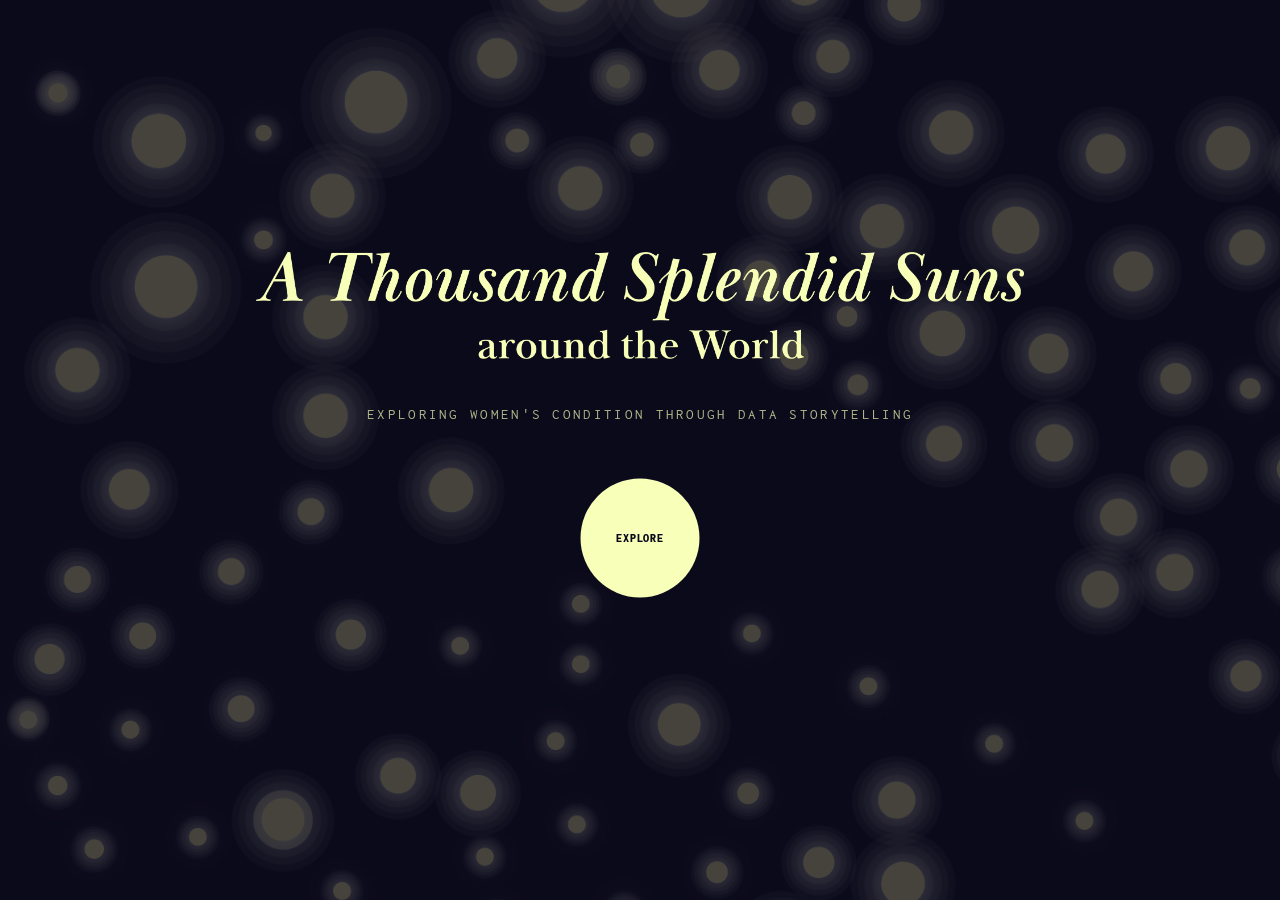
<file: index.html>
<!DOCTYPE html>
<html lang="en">
<head>
  <meta charset="UTF-8">
  <meta name="viewport" content="width=device-width, initial-scale=1.0">
  <title>A Thousand Splendid Suns</title>
  <link rel="stylesheet" href="index.css">
  <link href="https://fonts.googleapis.com/css2?family=Inconsolata:wght@400;700;900&display=swap" rel="stylesheet">
</head>
<body class="home">

  <div class="background-container"></div>
  <div class="body-overlay"></div>

  <div class="main-content">
    <div class="home-container">
      <img src="logo/logoindex.png" alt="Logo" class="logo">
      
      <div class="subtitle-container">
        <div class="subtitle">Exploring women's condition through data storytelling</div>
      </div>
      
      <div class="btn-wrapper">
        <button class="btn" onclick="redirectToVisualisation()"><span>EXPLORE</span></button>
      </div>
    </div>
  </div>

  <script>
    function redirectToVisualisation() {
      document.body.classList.add('transitioning');
      setTimeout(() => {
        window.location.href = 'visualisation/visualisation.html';
      }, 2000);
    }
  </script>

</body>
</html>
</file>
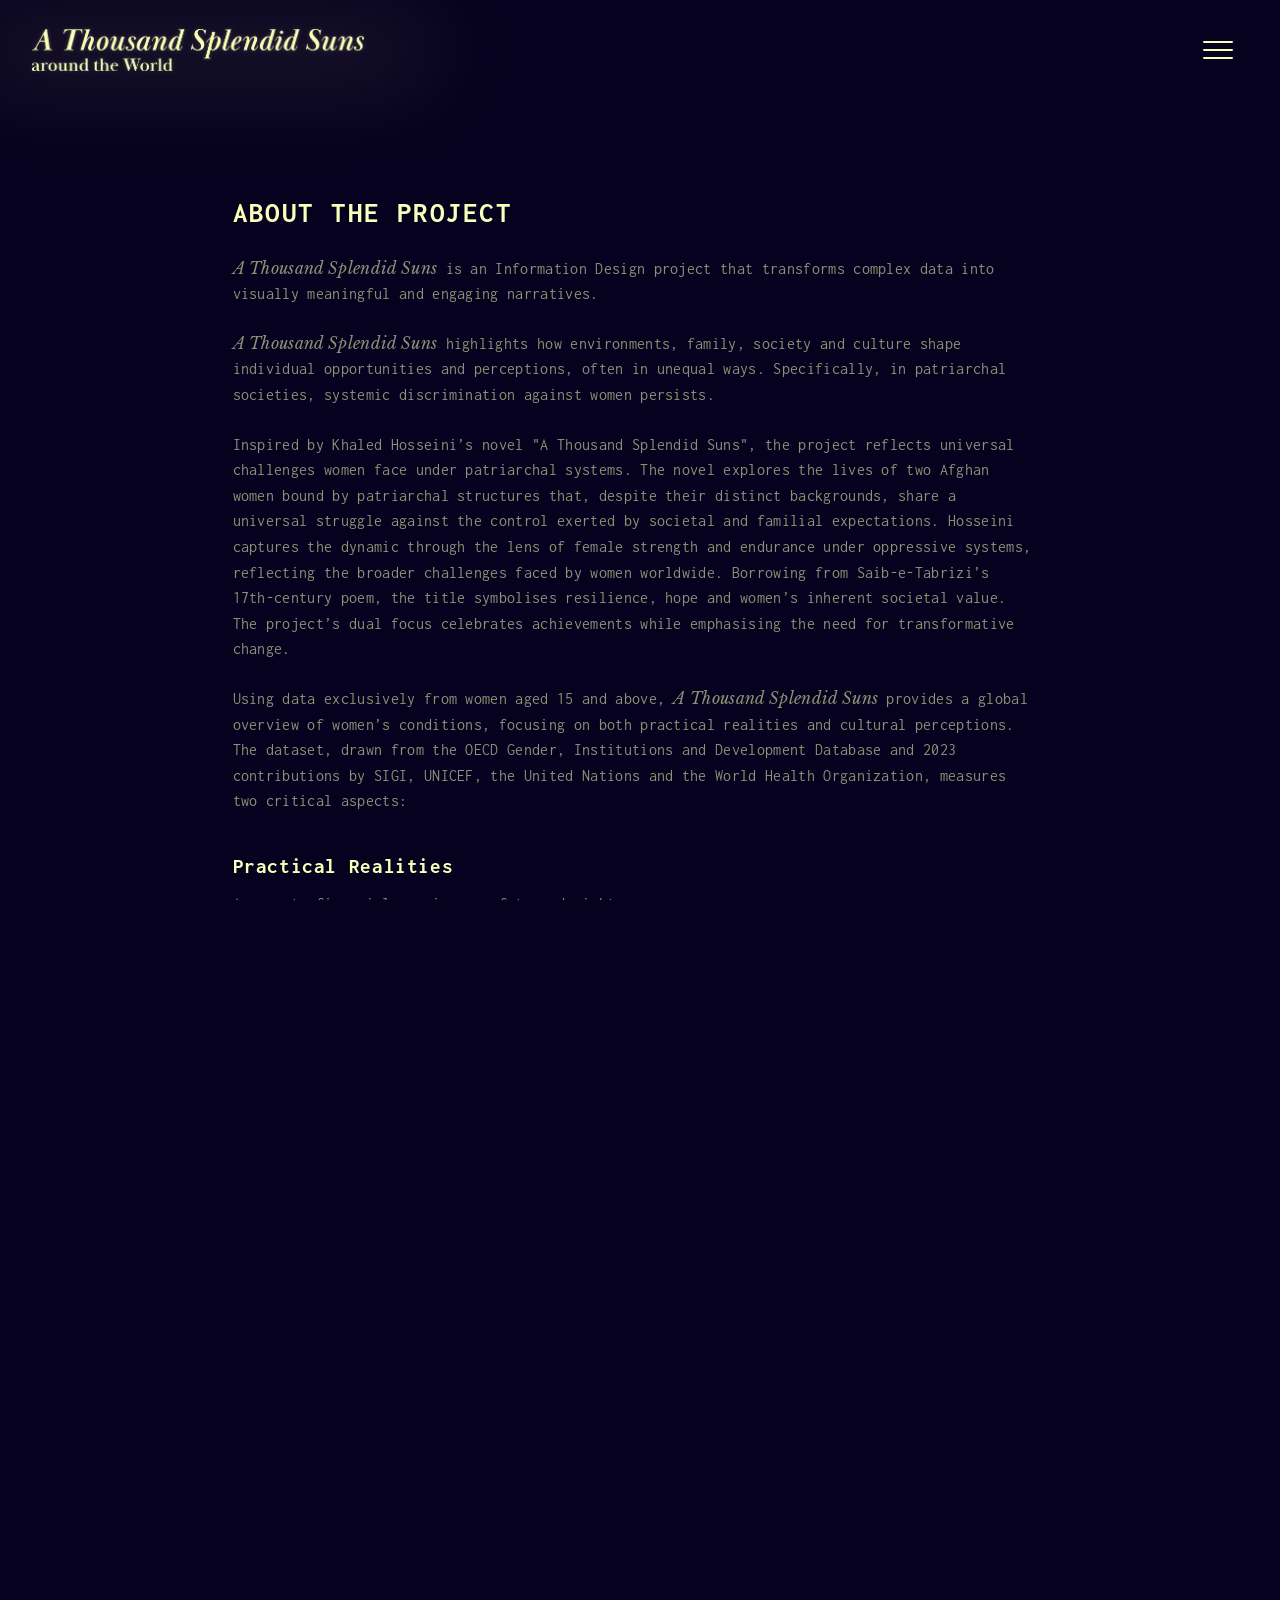
<file: visualisation/about.html>
<!DOCTYPE html>
<html lang="en">
<head>
  <meta charset="UTF-8">
  <meta name="viewport" content="width=device-width, initial-scale=1.0">
  <title>About - A Thousand Splendid Suns</title>
  
  <link rel="stylesheet" href="../generalstyle.css">
  
  <style>
    /* 1. IMPORTAZIONE FONT */
    @import url('https://fonts.googleapis.com/css2?family=Inconsolata:wght@400;700&display=swap');

    @font-face {
      font-family: 'LibreBaskerville Italic';
      src: url('../fonts/LibreBaskervilleItalic.ttf') format('truetype');
    }

    /* 2. LAYOUT GENERALE */
    html, body {
      height: 100%; 
      margin: 0;
      display: flex;
      flex-direction: column;
      overflow-x: hidden;
      font-family: 'Inconsolata', monospace;
      background-color: #06011E; /* Assicuriamo il fondo scuro */
    }

    .text-container {
      display: flex;
      flex-direction: column;
      align-items: center; 
      justify-content: center; 
      flex-grow: 1;
      width: 100%;
      padding: 100px 20px; 
      box-sizing: border-box;
      /* Transizione per l'oscuramento */
      transition: opacity 0.4s ease;
    }

    .text {
      width: 100%;
      max-width: 50em; 
      color: #f8ffb890;
      font-size: 1rem;      
      line-height: 1.6em;   
      letter-spacing: 0.02em; 
    }

    /* 3. TITOLI E SOTTOTITOLI */
    .title {
      font-family: 'Inconsolata', monospace;
      font-size: 1.8rem; 
      margin-bottom: 30px; 
      color: #F8FFB8; 
      font-weight: 700;
      text-transform: uppercase;
      letter-spacing: 0.05em;
    }

    .subtitle {
      font-family: 'Inconsolata', monospace;
      font-size: 1.3rem;
      margin-top: 40px; 
      margin-bottom: 12px;
      color: #F8FFB8; 
      font-weight: 700;
      letter-spacing: 0.03em;
    }

    /* 4. CORPO DEL TESTO */
    .libre-baskerville-italic {
      font-family: 'LibreBaskerville Italic', serif;
      font-size: 1rem; 
    }

    .section {
      margin-bottom: 80px; 
    }

    .section:last-child {
      margin-bottom: 0;
    }

    .text p {
      margin-bottom: 1.5em; 
    }

    .footer {
      flex-shrink: 0;
      transition: opacity 0.4s ease;
    }

    /* 5. MOBILE OPTIMIZATION */
    @media screen and (max-width: 768px) {
      .text-container { 
        padding: 60px 25px; 
        justify-content: flex-start; 
      }
      .text {
        font-size: 0.95rem;
      }
      .title {
        font-size: 1.5rem;
      }
      .subtitle {
        font-size: 1.2rem;
      }
    }
  </style>
</head>
<body class="project-page">

  <header class="header">
    <div class="logo-wrapper" id="logo-to-dim">
      <img src="../logo/logoheader.png" alt="Logo" class="logo">
    </div>

    <button class="hamburger" id="hamburger-btn" aria-label="Menu">
      <span></span>
      <span></span>
      <span></span>
    </button>

    <nav class="hamburger-menu" id="hamburger-menu">
      <a href="visualisation.html">Visualisation</a>
      <a href="dataset.html">Dataset</a>
      <a href="parameters.html">Parameters</a>
      <a href="credits.html">Credits</a>
    </nav>
  </header>
  
  <main class="text-container" id="main-content">
    <div class="text">
      
      <div class="section">
        <h2 class="title">About the project</h2>
        <p><span class="libre-baskerville-italic">A Thousand Splendid Suns</span> is an Information Design project that transforms complex data into visually meaningful and engaging narratives.</p>
        <p><span class="libre-baskerville-italic">A Thousand Splendid Suns</span> highlights how environments, family, society and culture shape individual opportunities and perceptions, often in unequal ways. Specifically, in patriarchal societies, systemic discrimination against women persists.</p>
        <p>Inspired by Khaled Hosseini’s novel "A Thousand Splendid Suns", the project reflects universal challenges women face under patriarchal systems. The novel explores the lives of two Afghan women bound by patriarchal structures that, despite their distinct backgrounds, share a universal struggle against the control exerted by societal and familial expectations. Hosseini captures the dynamic through the lens of female strength and endurance under oppressive systems, reflecting the broader challenges faced by women worldwide. Borrowing from Saib-e-Tabrizi’s 17th-century poem, the title symbolises resilience, hope and women’s inherent societal value. The project’s dual focus celebrates achievements while emphasising the need for transformative change.</p>
        <p>Using data exclusively from women aged 15 and above, <span class="libre-baskerville-italic">A Thousand Splendid Suns</span> provides a global overview of women’s conditions, focusing on both practical realities and cultural perceptions. The dataset, drawn from the OECD Gender, Institutions and Development Database and 2023 contributions by SIGI, UNICEF, the United Nations and the World Health Organization, measures two critical aspects:</p>
        
        <h3 class="subtitle">Practical Realities</h3>
        <p>Access to financial services, safety and rights.</p>
        
        <h3 class="subtitle">Cultural Perceptions</h3>
        <p>Attitudes toward gender-based violence, equality and women’s societal valuation.</p>
      </div>

      <div class="section">
        <h2 class="title">About the visualisation</h2>
        <p>Inspired by Khaled Hosseini’s novel, <span class="libre-baskerville-italic">A Thousand Splendid Suns</span> uses a geographic representation to bring the dataset to life. Each country is represented as a sun, with its brightness symbolising progress in economic participation, safety and representation. Luminous suns highlight areas where women experience better conditions, while darker ones reveal significant barriers. This metaphor transforms abstract data into an intuitive depiction of global disparities and progress. The project employs a two-layer visualisation system to effectively represent the data: </p>
        
        <h3 class="subtitle">Global visualisation</h3>
        <p>The global view displays each country as a dot, geographically arranged. The brightness of each dot reflects the average performance across all parameters measured. Countries with incomplete data appear dimmer, regardless of their actual conditions, revealing data gaps while still illustrating the state of women’s rights. Clicking on a dot transitions to the second visualisation layer, offering a more detailed visualisation for the selected country.</p>
        
        <h3 class="subtitle">Individual visualisation</h3>
        <p>At the country level, each sun becomes a detailed glyph with 14 rays, each corresponding to one parameter and grouped into four quadrants, each representing a thematic area of the dataset. The length and colour of each ray represent the percentage score for the parameter. Fully extinguished rays indicate a lack of data for that parameter. Hovering over a ray displays the parameter name, while clicking directs users to a page with a detailed explanation of the parameter.</p>
        
        <p>This dual-layer approach allows users to explore both a broad global overview and a detailed analysis of individual countries. Together, the visualisations foster a deeper understanding of women’s conditions worldwide, shining a light on both inequalities and progress.</p>
        <p>Through this initiative, we aim to turn raw data into a realistic narrative that fosters reflection and inspires efforts to improve women’s conditions. By translating data into visualisation, the project makes abstract inequalities tangible and to turn raw data into a realistic and compelling narrative, offering a clear understanding of the challenges women face worldwide and inspiring efforts to improve female conditions.</p>
      </div>
    </div>
  </main>

  <footer class="footer">
    <em>A Thousand Splendid Suns</em> // Laboratorio di Computer Grafica per l'Information Design // Scuola del Design // Politecnico di Milano // a.a. 2024/2025
  </footer>

  <script>
    document.addEventListener("DOMContentLoaded", function() {
        const btn = document.getElementById("hamburger-btn");
        const menu = document.getElementById("hamburger-menu");
        const logo = document.getElementById("logo-to-dim");
        const main = document.getElementById("main-content");
        const footer = document.querySelector(".footer");

        // Creazione backdrop
        let backdrop = document.getElementById("menu-backdrop");
        if (!backdrop) {
            backdrop = document.createElement("div");
            backdrop.id = "menu-backdrop";
            document.body.appendChild(backdrop);
        }

        function toggleMenu(forceClose = false) {
            const isOpening = forceClose ? false : !menu.classList.contains("active");

            if (isOpening) {
                menu.classList.add("active");
                backdrop.classList.add("active");
                if (logo) logo.classList.add("content-dimmed");
                if (main) main.classList.add("content-dimmed");
                if (footer) footer.classList.add("content-dimmed");
            } else {
                menu.classList.remove("active");
                backdrop.classList.remove("active");
                if (logo) logo.classList.remove("content-dimmed");
                if (main) main.classList.remove("content-dimmed");
                if (footer) footer.classList.remove("content-dimmed");
            }
        }

        btn.onclick = (e) => {
            e.stopPropagation();
            toggleMenu();
        };

        backdrop.onclick = () => toggleMenu(true);

        document.onclick = (e) => {
            if (menu.classList.contains("active") && !menu.contains(e.target) && !btn.contains(e.target)) {
                toggleMenu(true);
            }
        };

        document.onkeydown = (e) => {
            if (e.key === "Escape") toggleMenu(true);
        };
    });
  </script>
</body>
</html>
</file>
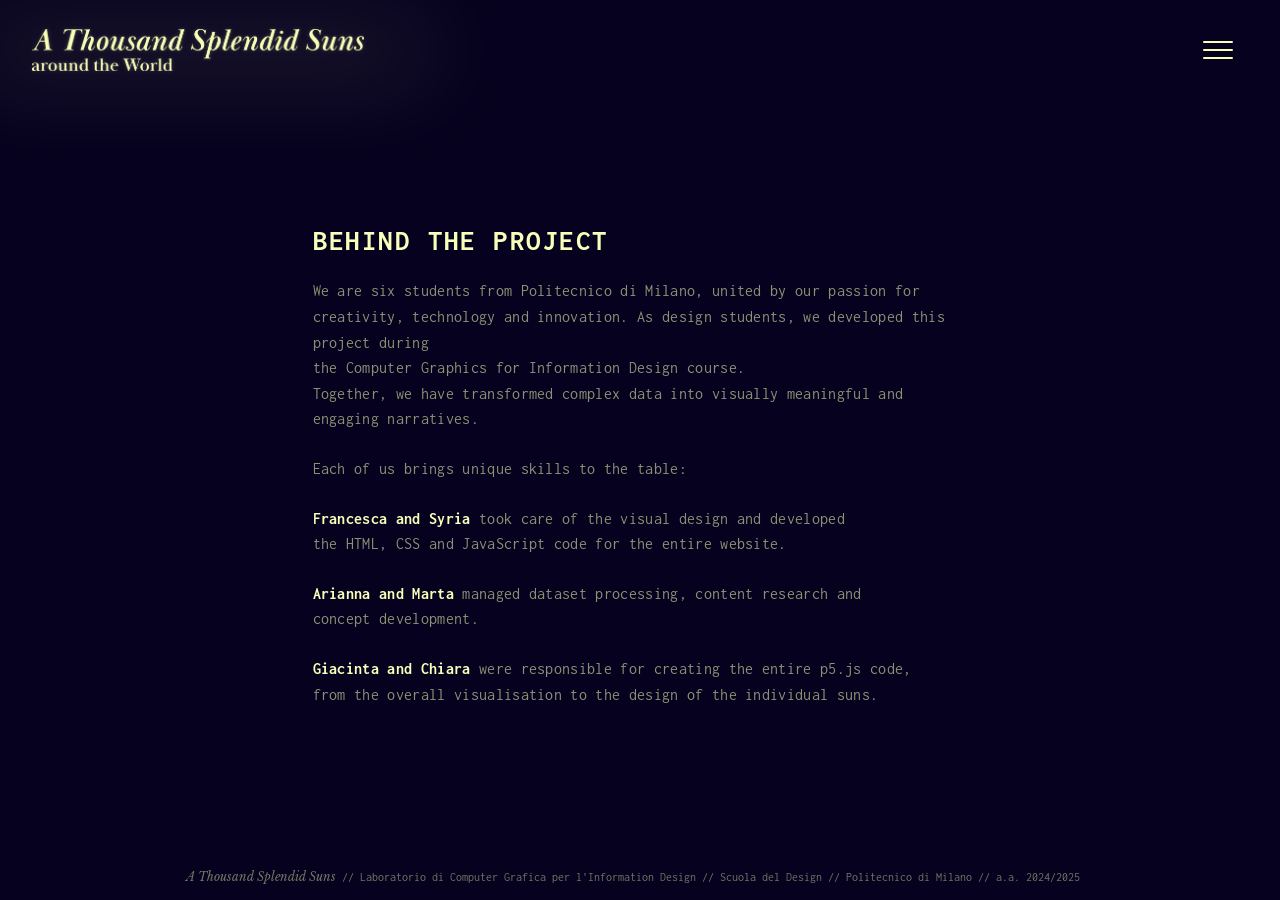
<file: visualisation/credits.html>
<!DOCTYPE html>
<html lang="en">
<head>
  <meta charset="UTF-8">
  <meta name="viewport" content="width=device-width, initial-scale=1.0">
  <title>Credits - A Thousand Splendid Suns</title>
  
  <link rel="stylesheet" href="../generalstyle.css">
  
  <style>
    /* 1. IMPORTAZIONE FONT */
    @import url('https://fonts.googleapis.com/css2?family=Inconsolata:wght@400;700&display=swap');

    @font-face {
      font-family: 'LibreBaskerville Italic';
      src: url('../fonts/LibreBaskervilleItalic.ttf') format('truetype');
    }

    /* 2. LAYOUT GENERALE */
    html, body {
      height: 100%;
      margin: 0;
      display: flex;
      flex-direction: column;
      overflow-x: hidden;
      font-family: 'Inconsolata', monospace;
      background-color: #06011E; 
    }

    .text-container {
      display: flex;
      flex-direction: column;
      align-items: center; 
      justify-content: center;
      flex-grow: 1;
      width: 100%;
      padding: 60px 20px; 
      box-sizing: border-box;
      /* Transizione per l'oscuramento */
      transition: opacity 0.4s ease;
    }

    .text {
      width: 100%;
      max-width: 40em; 
      color: #f8ffb890;
      font-size: 1rem; 
      line-height: 1.6em;
      letter-spacing: 0.02em; 
    }

    /* 3. TITOLI */
    .title {
      font-family: 'Inconsolata', monospace;
      font-size: 1.8rem; 
      margin-bottom: 25px; 
      color: #F8FFB8; 
      font-weight: 700;
      text-transform: uppercase;
      letter-spacing: 0.05em;
    }

    /* 4. CORPO DEL TESTO E GESTIONE RIGHE */
    .text p {
      margin-bottom: 1.5em; 
    }

    .desktop-break {
      display: block;
    }

    strong {
      color: #F8FFB8;
      font-weight: 700;
    }

    .footer {
      flex-shrink: 0;
      transition: opacity 0.4s ease;
    }

    /* 5. MOBILE */
    @media screen and (max-width: 768px) {
      .desktop-break {
        display: inline;
      }
      .text { 
        width: 95%; 
        font-size: 0.95rem;
      }
      .text-container { 
        padding: 40px 20px; 
        justify-content: center; 
      }
      .title {
        font-size: 1.5rem;
      }
    }
  </style>
</head>
<body class="project-page">

  <header class="header">
    <div class="logo-wrapper" id="logo-to-dim">
      <img src="../logo/logoheader.png" alt="Logo" class="logo">
    </div>

    <button class="hamburger" id="hamburger-btn" aria-label="Menu">
      <span></span>
      <span></span>
      <span></span>
    </button>

    <nav class="hamburger-menu" id="hamburger-menu">
      <a href="visualisation.html">Visualisation</a>
      <a href="dataset.html">Dataset</a>
      <a href="parameters.html">Parameters</a>
      <a href="about.html">About</a>
    </nav>
  </header>
  
  <main class="text-container" id="main-content">
    <div class="text">
      <div class="section">
        <h2 class="title">Behind the project</h2>
        
        <p>We are six students from Politecnico di Milano, united by our passion for creativity, technology and innovation.
           As design students, we developed this project during <span class="desktop-break">the Computer Graphics for Information Design course.</span> Together, we have transformed complex data into visually meaningful and engaging&nbsp;narratives.</p>
        
        <p>Each of us brings unique skills to the table:</p>
        
        <p><strong>Francesca and Syria</strong> took care of the visual design and developed <span class="desktop-break"></span> the HTML, CSS and JavaScript code for the entire website.</span></p>
        
        <p><strong>Arianna and Marta</strong> managed dataset processing, content research and concept&nbsp;development.</p>
        
        <p><strong>Giacinta and Chiara</strong> were responsible for creating the entire p5.js code, <span class="desktop-break">from the overall visualisation to the design of the individual suns.</span></p>
      </div>
    </div>
  </main>

  <footer class="footer">
    <em>A Thousand Splendid Suns</em> // Laboratorio di Computer Grafica per l'Information Design // Scuola del Design // Politecnico di Milano // a.a. 2024/2025
  </footer>

  <script>
    document.addEventListener("DOMContentLoaded", function() {
        const btn = document.getElementById("hamburger-btn");
        const menu = document.getElementById("hamburger-menu");
        const logo = document.getElementById("logo-to-dim");
        const main = document.getElementById("main-content");
        const footer = document.querySelector(".footer");

        // Crea backdrop
        let backdrop = document.getElementById("menu-backdrop");
        if (!backdrop) {
            backdrop = document.createElement("div");
            backdrop.id = "menu-backdrop";
            document.body.appendChild(backdrop);
        }

        function toggleMenu(forceClose = false) {
            const isOpening = forceClose ? false : !menu.classList.contains("active");

            if (isOpening) {
                menu.classList.add("active");
                backdrop.classList.add("active");
                if (logo) logo.classList.add("content-dimmed");
                if (main) main.classList.add("content-dimmed");
                if (footer) footer.classList.add("content-dimmed");
            } else {
                menu.classList.remove("active");
                backdrop.classList.remove("active");
                if (logo) logo.classList.remove("content-dimmed");
                if (main) main.classList.remove("content-dimmed");
                if (footer) footer.classList.remove("content-dimmed");
            }
        }

        btn.onclick = (e) => { e.stopPropagation(); toggleMenu(); };
        backdrop.onclick = () => toggleMenu(true);
        document.onclick = (e) => {
            if (menu.classList.contains("active") && !menu.contains(e.target) && !btn.contains(e.target)) {
                toggleMenu(true);
            }
        };
        document.onkeydown = (e) => { if (e.key === "Escape") toggleMenu(true); };
    });
  </script>
</body>
</html>
</file>
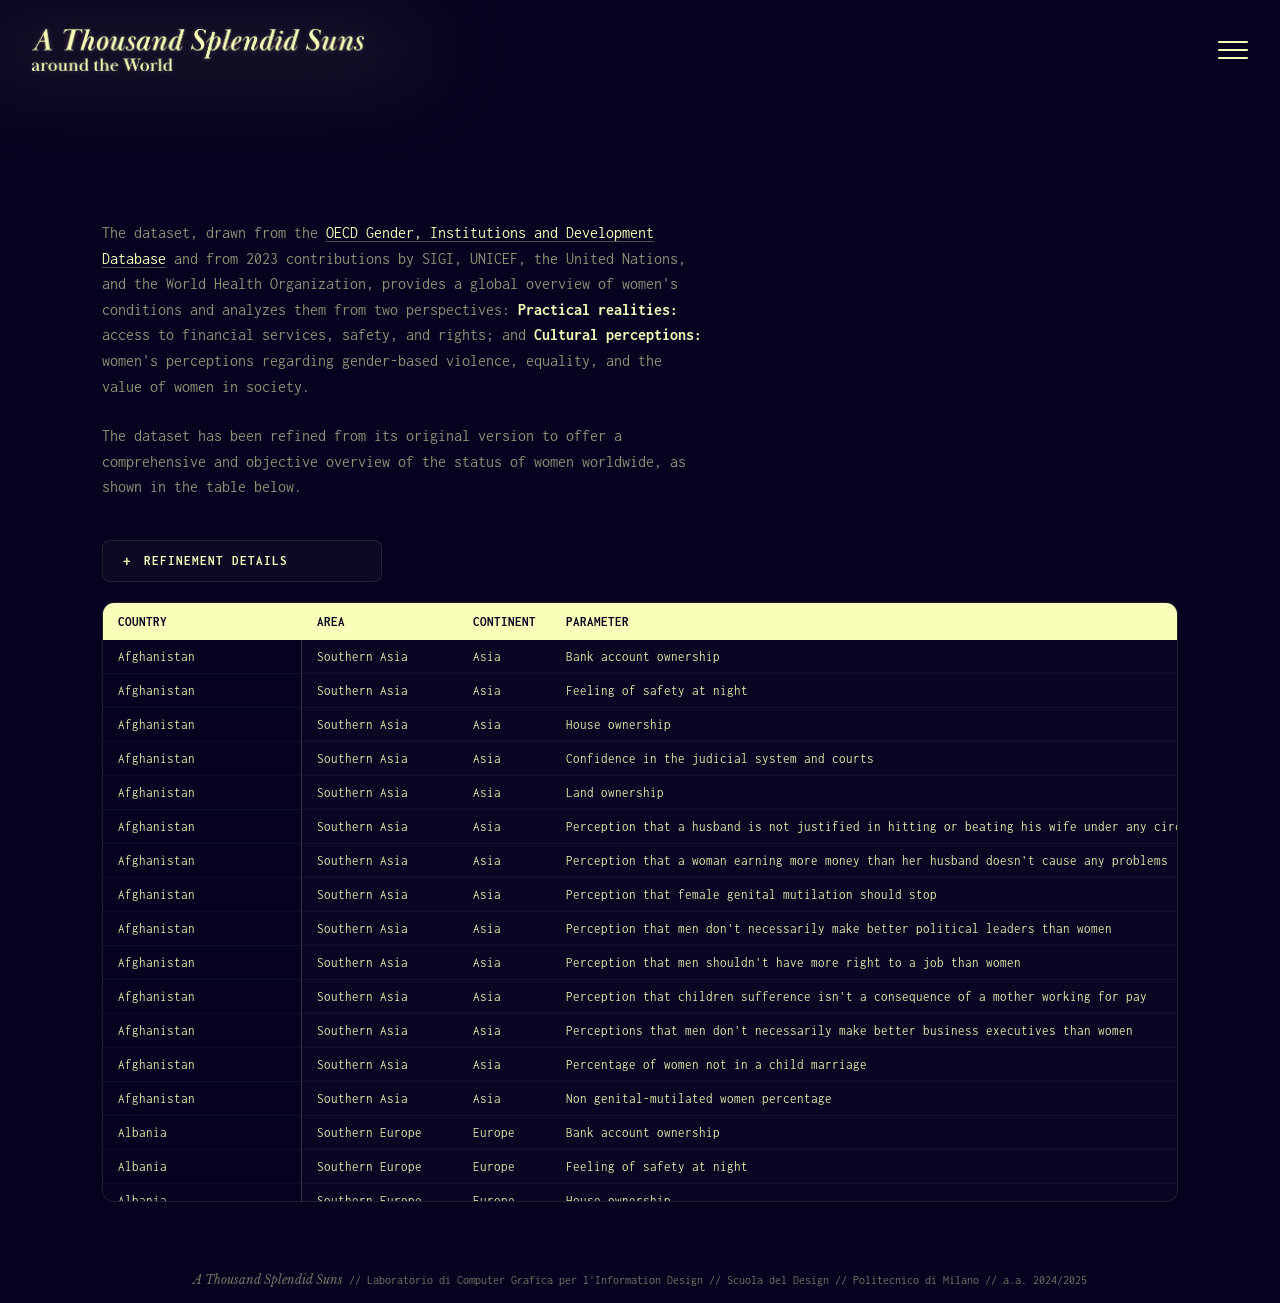
<file: visualisation/dataset.html>
<!DOCTYPE html>
<html lang="en">
<head>
  <meta charset="UTF-8">
  <meta name="viewport" content="width=device-width, initial-scale=1.0">
  <title>Dataset - A Thousand Splendid Suns</title>
  
  <link rel="stylesheet" href="../generalstyle.css">
  
  <style>
    /* 1. IMPORTAZIONE FONT ORIGINALE - NON TOCCATA */
    @import url('https://fonts.googleapis.com/css2?family=Inconsolata:wght@400;700;900&display=swap');

    /* 2. LAYOUT GENERALE */
    html, body {
      margin: 0;
      display: block !important; 
      min-height: 100vh; 
      font-family: 'Inconsolata', monospace;
      background-color: #06011E;
    }

    /* Transizione per l'oscuramento */
    #main-content, #logo-to-dim, .footer {
      transition: opacity 0.4s ease, filter 0.4s ease;
    }

    /* 3. INTRODUZIONE */
    .dataset-intro {
      width: 100%;
      max-width: 1400px; 
      margin: 0 auto;    
      padding: 120px clamp(40px, 8vw, 120px) 20px clamp(40px, 8vw, 120px); 
      box-sizing: border-box;
    }

    .dataset-intro p {
      font-size: 1rem;
      line-height: 1.6em;
      max-width: 600px; 
      color: #f8ffb890;
      margin: 0; 
      font-weight: 400; 
    }

    .dataset-intro p + p {
      margin-top: 1.5em; 
    }

    .dataset-intro a {
      color: var(--primary-color) !important;
      text-decoration: none;
      border-bottom: 1px solid rgba(248, 255, 184, 0.3);
      transition: all 0.3s ease-in-out;
    }

    .dataset-intro strong {
      font-weight: 700;
      color: var(--primary-color);
    }

    /* 4. ACCORDION */
    .refinements-accordion {
      width: 100%;
      max-width: 1400px;
      margin: 20px auto;
      padding: 0 clamp(40px, 8vw, 120px);
      box-sizing: border-box;
    }

    details {
      background: rgba(248, 255, 184, 0.03);
      border: 1px solid rgba(248, 255, 184, 0.1);
      border-radius: 8px;
      width: 280px; 
      transition: all 0.3s ease;
    }

    summary {
      padding: 12px 20px;
      cursor: pointer;
      color: var(--primary-color);
      font-size: 0.8em;
      text-transform: uppercase;
      letter-spacing: 1px;
      font-weight: bold;
      list-style: none;
      display: flex;
      align-items: center;
      outline: none;
    }

    summary::before { content: '+'; margin-right: 12px; font-size: 1.2em; }
    details[open] summary::before { content: '−'; }

    .details-content { padding: 0 20px 20px 20px; }

    .details-content ul {
      list-style: none;
      padding: 0;
      margin: 0;
    }

    .details-content li {
      font-size: 0.85em;
      color: rgba(248, 255, 184, 0.7);
      line-height: 1.5;
      margin-bottom: 8px;
      position: relative;
      padding-left: 18px;
    }

    .details-content li::before { 
      content: '>'; 
      position: absolute; 
      left: 0; 
      color: var(--primary-color); 
      font-weight: bold;
    }

    /* 5. TABELLA E TOOLTIP ORIGINALI */
    .content-table-wrapper {
      width: 100%;
      max-width: 1400px; 
      margin: 20px auto 60px; 
      padding: 0 clamp(40px, 8vw, 120px);
      box-sizing: border-box;
    }

    .table-container {
      width: 100%;
      height: 600px; 
      overflow: auto; 
      border: 1px solid rgba(248, 255, 184, 0.1);
      border-radius: 12px;
      background: rgba(255, 255, 255, 0.02);
    }

    .table-container:has(.col-info:hover) tbody {
      filter: blur(2px) grayscale(1);
      opacity: 0.3;
      transition: all 0.3s ease;
    }

    table {
      width: max-content; 
      min-width: 100%;
      border-collapse: separate; 
      border-spacing: 0;
      font-size: 0.8rem;
      text-align: left;
    }

    thead th {
      position: sticky;
      top: 0;
      background-color: var(--primary-color);
      color: var(--bg-color);
      padding: 12px 15px;
      z-index: 2000;
      text-transform: uppercase;
    }

    #data-table th:first-child {
      position: sticky;
      left: 0;
      top: 0;
      background-color: var(--primary-color);
      color: var(--bg-color);
      z-index: 5000; 
      border-right: 1.5px solid rgba(248, 255, 184, 0.2);
    }

    #data-table td:first-child {
      position: sticky;
      left: 0;
      background-color: #06011E; 
      z-index: 1000;
      border-right: 1.5px solid rgba(248, 255, 184, 0.2);
    }

    tbody td {
      padding: 10px 15px;
      border-bottom: 1px solid rgba(248, 255, 184, 0.05);
      color: rgba(248, 255, 184, 0.9);
      white-space: nowrap;
    }

    /* TOOLTIP */
    .col-info { 
      position: relative; 
      cursor: help; 
      display: inline-block;
    }

    .tooltip-text {
      display: none;
      position: absolute;
      top: 100%;
      left: 0; 
      margin-top: 10px;
      width: 180px;
      background: #06011E;
      color: #F8FFB8;
      border: 1.5px solid #F8FFB8;
      padding: 12px;
      border-radius: 4px;
      z-index: 999999; 
      font-family: sans-serif;
      font-size: 0.9em;
      line-height: 1.3;
      text-align: center;
      white-space: normal;
      text-transform: none;
      box-shadow: none; 
      pointer-events: none;
    }

    th:last-child .tooltip-text, 
    th:nth-last-child(2) .tooltip-text {
      left: auto;
      right: 0;
    }

    .col-info:hover .tooltip-text { 
      display: block; 
    }

    .val-cell { font-family: 'Inconsolata', monospace; color: var(--primary-color); font-weight: bold; }
    .cat-badge { background: rgba(248, 255, 184, 0.1); padding: 2px 6px; border-radius: 4px; }

    @media screen and (max-width: 768px) {
      .dataset-intro { padding-top: 100px; }
    }
  </style>
</head>
<body class="project-page">

  <header class="header">
    <div class="logo-wrapper" id="logo-to-dim">
      <img src="../logo/logoheader.png" alt="Logo" class="logo">
    </div>
    <button class="hamburger" id="hamburger-btn">
      <span></span><span></span><span></span>
    </button>
    <nav class="hamburger-menu" id="hamburger-menu">
      <a href="visualisation.html">Visualisation</a>
      <a href="parameters.html">Parameters</a>
      <a href="about.html">About</a>
      <a href="credits.html">Credits</a>
    </nav>
  </header>

  <div id="main-content">
    <div class="dataset-intro">
      <p>
        The dataset, drawn from the
        <a href="https://data-explorer.oecd.org/vis?lc=en&amp;pg=0&amp;snb=1&amp;vw=tb&amp;df[ds]=dsDisseminateFinalDMZ&amp;df[id]=DSD_GID%40DF_GID_2023&amp;df[ag]=OECD.DEV.NPG&amp;df[vs]=&amp;pd=2023%2C2023&amp;dq=OECD" target="_blank">OECD Gender, Institutions and Development Database</a>
        and from 2023 contributions by SIGI, UNICEF, the United Nations, and the World Health Organization, 
        provides a global overview of women's conditions and analyzes them from two perspectives: 
        <strong>Practical realities:</strong> access to financial services, safety, and rights; and 
        <strong>Cultural perceptions:</strong> women's perceptions regarding gender-based violence, equality, and the value of women in society.
      </p>
      <p>
        The dataset has been refined from its original version to offer a comprehensive and objective overview of the status of women worldwide, as shown in the table below.
      </p>
    </div>

    <div class="refinements-accordion">
      <details>
        <summary>Refinement Details</summary>
        <div class="details-content">
          <ul>
            <li>Added <strong>Area, Continent, Lat/Long</strong> for geographic mapping.</li>
            <li>Selected <strong>14 specific parameters</strong> focused on objective conditions.</li>
            <li>Values converted to <strong>positive percentage</strong> with a global <strong>Average</strong>.</li>
            <li>Focused on <strong>female status</strong> by excluding male-only data.</li>
          </ul>
        </div>
      </details>
    </div>

    <div class="content-table-wrapper">
      <main class="table-container">
        <table id="data-table">
          <thead>
            <tr>
              <th><span class="col-info">Country<div class="tooltip-text">Global geographic analysis.</div></span></th>
              <th><span class="col-info">Area<div class="tooltip-text">Localized sub-region analysis.</div></span></th>
              <th><span class="col-info">Continent<div class="tooltip-text">Reference continent grouping.</div></span></th>
              <th><span class="col-info">Parameter<div class="tooltip-text">Specific metric description.</div></span></th>
              <th><span class="col-info">Age<div class="tooltip-text">Target age group.</div></span></th>
              <th><span class="col-info">Sex<div class="tooltip-text">Gender focus of data.</div></span></th>
              <th><span class="col-info">Variable<div class="tooltip-text">Variable category.</div></span></th>
              <th><span class="col-info">SIGI Category<div class="tooltip-text">Original SIGI source.</div></span></th>
              <th><span class="col-info">Category<div class="tooltip-text">Project internal group.</div></span></th>
              <th><span class="col-info">Value (%)<div class="tooltip-text">Metric as percentage.</div></span></th>
              <th><span class="col-info">Avg<div class="tooltip-text">Country total average.</div></span></th>
              <th><span class="col-info">Lat<div class="tooltip-text">Map latitude.</div></span></th>
              <th><span class="col-info">Long<div class="tooltip-text">Map longitude.</div></span></th>
            </tr>
          </thead>
          <tbody id="table-body"></tbody>
        </table>
      </main>
    </div>

    <footer class="footer">
      <em>A Thousand Splendid Suns</em> // Laboratorio di Computer Grafica per l'Information Design // Scuola del Design // Politecnico di Milano // a.a. 2024/2025
    </footer>
  </div>

  <script>
    // 1. CARICAMENTO CSV (ORIGINALE)
    const tableBody = document.getElementById('table-body');
    async function loadDataset() {
      try {
        const response = await fetch('../assets/data.csv');
        const data = await response.text();
        const rows = data.trim().split('\n');
        for (let i = 1; i < rows.length; i++) {
          const cols = rows[i].split(/,(?=(?:(?:[^"]*"){2})*[^"]*$)/);
          if (cols.length >= 13) {
            const tr = document.createElement('tr');
            const cleanCols = cols.map(c => c.replace(/^"|"$/g, '').trim().replace(/_/g, ' '));
            tr.innerHTML = `
              <td>${cleanCols[0]}</td><td>${cleanCols[1]}</td><td>${cleanCols[2]}</td><td>${cleanCols[3]}</td>
              <td>${cleanCols[4]}</td><td>${cleanCols[5]}</td><td>${cleanCols[6]}</td><td>${cleanCols[7]}</td>
              <td><span class="cat-badge">${cleanCols[8]}</span></td>
              <td class="val-cell">${cleanCols[9]}</td>
              <td>${cleanCols[10]}</td><td>${cleanCols[11]}</td><td>${cleanCols[12]}</td>
            `;
            tableBody.appendChild(tr);
          }
        }
      } catch (error) { console.error("Error:", error); }
    }
    loadDataset();

    // 2. GESTIONE MENU E OSCURAMENTO
    document.addEventListener("DOMContentLoaded", function() {
        const btn = document.getElementById("hamburger-btn");
        const menu = document.getElementById("hamburger-menu");
        const logo = document.getElementById("logo-to-dim");
        const main = document.getElementById("main-content");
        const footer = document.querySelector(".footer");

        let backdrop = document.getElementById("menu-backdrop");
        if (!backdrop) {
            backdrop = document.createElement("div");
            backdrop.id = "menu-backdrop";
            document.body.appendChild(backdrop);
        }

        function toggleMenu(forceClose = false) {
            const isOpening = forceClose ? false : !menu.classList.contains("active");
            if (isOpening) {
                menu.classList.add("active");
                backdrop.classList.add("active");
                if (logo) logo.classList.add("content-dimmed");
                if (main) main.classList.add("content-dimmed");
                if (footer) footer.classList.add("content-dimmed");
            } else {
                menu.classList.remove("active");
                backdrop.classList.remove("active");
                if (logo) logo.classList.remove("content-dimmed");
                if (main) main.classList.remove("content-dimmed");
                if (footer) footer.classList.remove("content-dimmed");
            }
        }

        btn.onclick = (e) => { e.stopPropagation(); toggleMenu(); };
        backdrop.onclick = () => toggleMenu(true);
        document.onclick = (e) => {
            if (menu.classList.contains("active") && !menu.contains(e.target) && !btn.contains(e.target)) {
                toggleMenu(true);
            }
        };
        document.onkeydown = (e) => { if (e.key === "Escape") toggleMenu(true); };
    });
  </script>
</body>
</html>
</file>
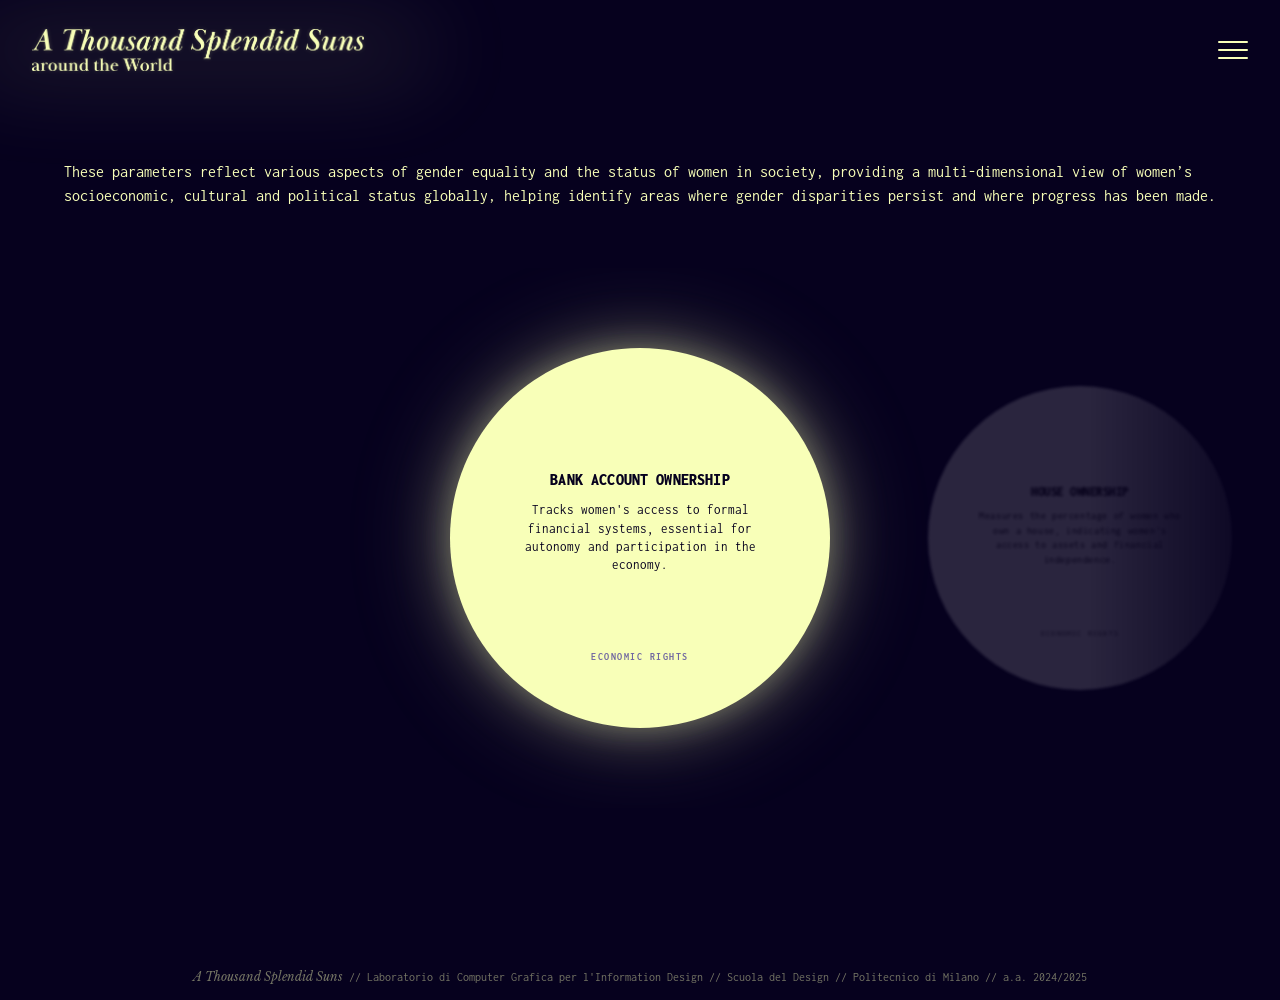
<file: visualisation/parameters.html>
<!DOCTYPE html>
<html lang="en">
<head>
  <meta charset="UTF-8">
  <meta name="viewport" content="width=device-width, initial-scale=1.0">
  <title>Parameters - A Thousand Splendid Suns</title>
  
  <link rel="stylesheet" href="../generalstyle.css">
  <link rel="stylesheet" href="https://cdn.jsdelivr.net/npm/swiper@11/swiper-bundle.min.css" />

  <style>
    @import url('https://fonts.googleapis.com/css2?family=Inconsolata:wght@400;700;900&display=swap');

    /* 1. LAYOUT & TRANSITIONS */
    body {
      background-color: #06011E;
    }

    #main-content {
      transition: opacity 0.4s ease;
      display: flex;
      flex-direction: column;
      min-height: 100vh;
    }

  .intro-box {
  width: 100%;
  max-width: 1400px; 
  margin: 0 auto;    
  /* Padding superiore ridotto (60px) e laterale fluido */
  padding: 60px clamp(25px, 5vw, 120px) 20px clamp(25px, 5vw, 120px); 
  box-sizing: border-box;
}

.intro-box p {
  /* Font leggermente più piccolo su mobile, massimo 1rem su desktop */
  font-size: clamp(0.9rem, 2vw, 1rem); 
  line-height: 1.5;
}

    .center-box {
      width: 100%;
      display: flex;
      flex-direction: column;
      align-items: center;
      position: relative;
      flex-grow: 1;
      margin-top: 40px; 
      background: transparent !important;
    }

    .swiper-limiter {
      width: 100%; 
      position: relative;
      padding: 40px 0; 
      -webkit-mask-image: linear-gradient(to right, transparent, black 15%, black 85%, transparent);
      mask-image: linear-gradient(to right, transparent, black 15%, black 85%, transparent);
    }

    .swiper {
      width: 100%;
      overflow: visible !important; 
      padding: 40px 0 !important;
    }

 .swiper-slide {
  /* I cerchi scaleranno tra 280px e 380px in base allo schermo */
  width: clamp(280px, 40vw, 380px) !important; 
  height: clamp(280px, 40vw, 380px) !important; 
  border-radius: 50%;
  background-color: var(--primary-color);
  display: flex;
  flex-direction: column;
  justify-content: space-between; 
  align-items: center;     
  text-align: center;
  /* Padding interno fluido per non far uscire il testo */
  padding: clamp(30px, 5vw, 60px) clamp(20px, 4vw, 40px); 
  box-sizing: border-box;
  transition: all 0.6s cubic-bezier(0.25, 1, 0.5, 1);
  opacity: 0.15; 
  filter: saturate(0) blur(2px);
  transform: scale(0.8);
}

    .swiper-slide-active {
      opacity: 1;
      filter: saturate(1) blur(0px);
      transform: scale(1);
      box-shadow: 
        0 0 30px var(--glow-opacity), 
        0 0 60px var(--glow-opacity), 
        0 0 100px var(--glow-opacity);
    }

    .text-group {
      display: flex;
      flex-direction: column;
      gap: 12px;
      justify-content: center;
      flex-grow: 1; 
    }

    .swiper-slide .highlight {
      font-weight: 900;
      color: var(--bg-color);
      font-size: 1rem;
      margin: 0; 
      line-height: 1.2;
      text-transform: uppercase;
      letter-spacing: 0.01em;
      max-width: 260px;
    }

    .swiper-slide p {
      color: var(--bg-color);
      font-size: 0.82rem;
      margin: 0; 
      line-height: 1.4;
      max-width: 260px; 
    }

    .category {
      background-color: color-mix(in srgb, var(--bg-color), transparent 100%);
      padding: 6px 16px;
      border-radius: 4px;
      font-size: 0.65rem;
      text-transform: uppercase;
      letter-spacing: 1.5px;
      font-weight: 700;
      display: inline-block;
      white-space: nowrap;
      flex-shrink: 0; 
      margin-top: 8px;
      color: #6f66a0;
    }

    .navigation-wrapper {
      position: relative;
      width: 130px; 
      height: 40px;
      display: flex;
      justify-content: space-between;
      align-items: center;
      z-index: 10;
      margin: -30px auto 120px auto; 
      flex-shrink: 0;
    }

    .swiper-button-next, .swiper-button-prev {
      position: relative !important;
      color: var(--primary-color) !important;
      background: rgba(248, 255, 184, 0.05);
      width: 32px !important; 
      height: 32px !important; 
      border-radius: 50%;
    }

    .swiper-button-next::after, .swiper-button-prev::after {
      font-size: 0.8rem !important; 
    }

    .footer {
      transition: opacity 0.4s ease;
    }

  @media screen and (max-width: 768px) {
  /* Avviciniamo ancora di più gli elementi */
  .intro-box { 
    padding-top: 80px; /* Spazio per l'header/hamburger */
  }

  .center-box {
    margin-top: 0;
  }

  /* Riduciamo lo spazio tra i cerchi su mobile */
  .swiper-limiter {
    padding: 10px 0;
  }

  /* Font interno ai cerchi più leggibile su mobile */
  .swiper-slide .highlight {
    font-size: 0.85rem;
  }
  
  .swiper-slide p {
    font-size: 0.75rem;
    line-height: 1.3;
  }

  .category {
    padding: 4px 10px;
    font-size: 0.55rem;
  }

  /* Nascondiamo la navigation-wrapper se non l'hai già fatto */
  .navigation-wrapper {
    display: none !important;
  }
}
  </style>
</head>
<body class="project-page">

  <header class="header">
    <div class="logo-wrapper" id="logo-to-dim">
      <img src="../logo/logoheader.png" alt="Logo" class="logo">
    </div>
    <button class="hamburger" id="hamburger-btn">
      <span></span><span></span><span></span>
    </button>
    <nav class="hamburger-menu" id="hamburger-menu">
      <a href="visualisation.html">Visualisation</a>
      <a href="dataset.html">Dataset</a>
      <a href="about.html">About</a>
      <a href="credits.html">Credits</a>
    </nav>
  </header>

  <div id="main-content">
    <div class="intro-box">
      <p>
        These parameters reflect various aspects of gender equality and the status of women in society, providing a multi-dimensional view of women’s socioeconomic, cultural and political status globally, helping identify areas where gender disparities persist and where progress has been made.
      </p>
    </div>

    <div class="center-box">
      <div class="swiper-limiter">
        <div class="swiper mySwiper">
          <div class="swiper-wrapper">
            
            <div class="swiper-slide">
              <div class="text-group">
                <span class="highlight">Bank account ownership</span>
                <p>Tracks women's access to formal financial systems, essential for autonomy and participation in the economy.</p>
              </div>
              <div class="category">Economic Rights</div>
            </div>

            <div class="swiper-slide">
              <div class="text-group">
                <span class="highlight">House ownership</span>
                <p>Measures the percentage of women who own a house, indicating women's access to assets and financial independence.</p>
              </div>
              <div class="category">Economic Rights</div>
            </div>

            <div class="swiper-slide">
              <div class="text-group">
                <span class="highlight">Land ownership</span>
                <p>Indicates the proportion of women owning land, reflecting economic empowerment and inheritance rights.</p>
              </div>
              <div class="category">Economic Rights</div>
            </div>

            <div class="swiper-slide">
              <div class="text-group">
                <span class="highlight">Perception that a woman earning more or same as husband doesn’t cause problems</span>
                <p>Gauges societal acceptance of women's economic empowerment within households.</p>
              </div>
              <div class="category">Social Rights</div>
            </div>

            <div class="swiper-slide">
              <div class="text-group">
                <span class="highlight">Perception that men shouldn't have more right to get a job than women</span>
                <p>Highlights societal attitudes toward gender equality in employment.</p>
              </div>
              <div class="category">Social Rights</div>
            </div>

            <div class="swiper-slide">
              <div class="text-group">
                <span class="highlight">Perception that children don’t suffer more if a mother works for pay</span>
                <p>Reflects attitudes towards working mothers, challenging stereotypes about traditional gender roles.</p>
              </div>
              <div class="category">Social Rights</div>
            </div>

            <div class="swiper-slide">
              <div class="text-group">
                <span class="highlight">Perception that men don't make better business executives than women</span>
                <p>Captures gender biases in professional leadership and workplace equality.</p>
              </div>
              <div class="category">Social Rights</div>
            </div>

            <div class="swiper-slide">
              <div class="text-group">
                <span class="highlight">Feeling of safety at night</span>
                <p>Indicates women’s perception of public safety, a key factor for mobility and freedom.</p>
              </div>
              <div class="category">Freedom & Justice</div>
            </div>

            <div class="swiper-slide">
              <div class="text-group">
                <span class="highlight">Confidence in Judicial System and courts</span>
                <p>Indicates trust in legal institutions to protect women's rights and ensure justice.</p>
              </div>
              <div class="category">Freedom & Justice</div>
            </div>

            <div class="swiper-slide">
              <div class="text-group">
                <span class="highlight">Perception that men aren’t better political leaders than women</span>
                <p>Measures beliefs about women’s leadership capabilities, crucial for political representation.</p>
              </div>
              <div class="category">Freedom & Justice</div>
            </div>

            <div class="swiper-slide">
              <div class="text-group">
                <span class="highlight">Women who didn’t undergo child marriage</span>
                <p>Shows the percentage of women married after the legal or socially accepted age.</p>
              </div>
              <div class="category">General Violence</div>
            </div>

            <div class="swiper-slide">
              <div class="text-group">
                <span class="highlight">Women who didn’t undergo FGM</span>
                <p>Measures the prevalence of Female Genital Mutilation (FGM) avoidance.</p>
              </div>
              <div class="category">General Violence</div>
            </div>

            <div class="swiper-slide">
              <div class="text-group">
                <span class="highlight">Perception that FGM should stop</span>
                <p>Reflects societal awareness and rejection of harmful traditional practices.</p>
              </div>
              <div class="category">General Violence</div>
            </div>

            <div class="swiper-slide">
              <div class="text-group">
                <span class="highlight">Perception that a husband is not justified in beating his wife</span>
                <p>Highlights attitudes toward domestic violence.</p>
              </div>
              <div class="category">General Violence</div>
            </div>
            
          </div>
        </div>
      </div>

    <footer class="footer">
      <em>A Thousand Splendid Suns</em> // Laboratorio di Computer Grafica per l'Information Design // Scuola del Design // Politecnico di Milano // a.a. 2024/2025
    </footer>
  </div>

  <script src="https://cdn.jsdelivr.net/npm/swiper@11/swiper-bundle.min.js"></script>
  <script>
    // 1. INIZIALIZZAZIONE SWIPER (MANTENUTA)
   const swiper = new Swiper('.mySwiper', {
  initialSlide: (new URLSearchParams(window.location.search).get('slide') || 1) - 1,
  slidesPerView: 'auto',
  centeredSlides: true,
  spaceBetween: 20, // Spazio ridotto di base
  grabCursor: true,
  speed: 800,
  slideToClickedSlide: true,
  watchSlidesProgress: true,
  // Aggiungi questo per gestire i monitor grandi
  breakpoints: {
    1024: {
      spaceBetween: 60 // Più spazio solo su desktop
    }
  }
});

    // 2. LOGICA MENU HAMBURGER & OSCURAMENTO (UNIFICATA)
    document.addEventListener("DOMContentLoaded", function() {
        const btn = document.getElementById("hamburger-btn");
        const menu = document.getElementById("hamburger-menu");
        const logo = document.getElementById("logo-to-dim");
        const main = document.getElementById("main-content");
        const footer = document.querySelector(".footer");

        let backdrop = document.getElementById("menu-backdrop");
        if (!backdrop) {
            backdrop = document.createElement("div");
            backdrop.id = "menu-backdrop";
            document.body.appendChild(backdrop);
        }

        function toggleMenu(forceClose = false) {
            const isOpening = forceClose ? false : !menu.classList.contains("active");
            if (isOpening) {
                menu.classList.add("active");
                backdrop.classList.add("active");
                if (logo) logo.classList.add("content-dimmed");
                if (main) main.classList.add("content-dimmed");
                if (footer) footer.classList.add("content-dimmed");
            } else {
                menu.classList.remove("active");
                backdrop.classList.remove("active");
                if (logo) logo.classList.remove("content-dimmed");
                if (main) main.classList.remove("content-dimmed");
                if (footer) footer.classList.remove("content-dimmed");
            }
        }

        btn.onclick = (e) => { e.stopPropagation(); toggleMenu(); };
        backdrop.onclick = () => toggleMenu(true);
        document.onclick = (e) => {
            if (menu.classList.contains("active") && !menu.contains(e.target) && !btn.contains(e.target)) {
                toggleMenu(true);
            }
        };
        document.onkeydown = (e) => { if (e.key === "Escape") toggleMenu(true); };
    });
  </script>
</body>
</html>
</file>
<file: index.css>
/* ================= BASE ================= */
body.home {
    margin: 0;
    padding: 0;
    overflow: hidden;
    font-family: 'Inconsolata', monospace;
    color: #F8FFB8;
    display: flex;
    justify-content: center;
    align-items: flex-start;
    min-height: 100vh;
    background-color: #06011E;
    transition: background-color 2.5s ease-in-out;
}

.background-container {
    position: fixed;
    top: -50%; left: -50%;
    width: 220%; height: 220%;
    background-image: url('logo/indexsfondo.jpg');
    background-size: cover;
    background-position: center;
    z-index: -2;
    animation: driftBG 300s linear infinite;
    transition: opacity 2.5s ease-in-out, filter 2.5s ease-in-out;
}

@keyframes driftBG {
    0% { transform: translate(0%, 0%); }
    25% { transform: translate(6%, 3%); }
    50% { transform: translate(0%, 8%); }
    75% { transform: translate(-5%, 4%); }
    100% { transform: translate(0%, 0%); }
}

.body-overlay {
    position: fixed;
    inset: 0;
    background-color: rgba(11, 10, 27, 0.75);
    z-index: -1;
    transition: background-color 2.5s ease-in-out;
}

/* ================= CONTAINER CENTRALE ================= */
.home-container {
    position: relative;
    z-index: 1;
    display: flex;
    flex-direction: column;
    align-items: center;
    text-align: center;
    width: 100%;
    /* Ridotto leggermente il padding top per accomodare il logo più grande */
    padding-top: 28vh; 
    transition: opacity 2s ease-in-out, filter 2.5s ease-in-out, transform 2s ease-in-out;
}

.logo {
    /* MODIFICA: Logo più grande (65% della larghezza schermo, max 850px) */
    width: clamp(500px, 60vw, 850px);
    height: auto;
    margin-bottom: 5vh; 
    display: block;
}

.subtitle-container {
    margin-bottom: 5vh; 
    height: 1.5vw;
    display: flex;
    align-items: center;
    justify-content: center;
}

.subtitle {
    font-size: 1.2vw;
    text-transform: uppercase;
    letter-spacing: 0.15em;
    opacity: 0;
    white-space: nowrap;
    transform: scaleX(1.1);
    will-change: transform, opacity;
    animation: revealText 2.5s ease-out forwards 0.5s;
}

@keyframes revealText {
    from { opacity: 0; transform: scaleX(1.3); }
    to { opacity: 0.7; transform: scaleX(1); }
}

/* ================= BOTTONE ================= */
.btn-wrapper {
    display: flex;
    justify-content: center;
    align-items: center;
}

button.btn {
    position: relative;
    width: 140px;
    height: 140px;
    border: none;
    outline: none;
    cursor: pointer;
    display: flex;
    align-items: center;
    justify-content: center;
    border-radius: 50%;
    color: #0B0A1B;
    background-color: #F8FFB8;
    transform: scale(0.85);
    animation: idlePulse 3s infinite ease-in-out;
    transition: all 0.6s cubic-bezier(0.25, 1, 0.5, 1);
}

button.btn span {
    font-family: 'Inconsolata', monospace;
    font-size: 14px;
    font-weight: 900;
    letter-spacing: 1px;
    text-transform: uppercase;
}

button.btn:hover {
    animation: none;
    background-color: #F8FFB8;
    transform: scale(1);
    box-shadow:
        0 0 30px rgba(248, 255, 184, 0.6),
        0 0 60px rgba(248, 255, 184, 0.4),
        0 0 100px rgba(248, 255, 184, 0.2);
}

@keyframes idlePulse {
    0%, 100% { background-color: rgba(248, 255, 184, 0.45); transform: scale(0.85); }
    50% { background-color: rgba(248, 255, 184, 0.85); transform: scale(0.9); }
}

/* ================= TRANSIZIONE DI USCITA ================= */
body.home.transitioning .background-container {
    opacity: 0;
    filter: blur(80px);
}

body.home.transitioning .home-container {
    opacity: 0;
    filter: blur(30px);
    transform: scale(0.95);
}

body.home.transitioning .body-overlay {
    background-color: #0B0A1B;
}

/* ================= RESPONSIVE ================= */
@media screen and (max-width: 768px) {
    .home-container { padding-top: 30vh; }
    /* MODIFICA: Logo al 90% della larghezza sui tablet */
    .logo { width: 90%; margin-bottom: 4vh; }
    .subtitle-container { height: 4vw; margin-bottom: 4vh; }
    .subtitle { font-size: 3.5vw; }
}

@media screen and (max-width: 480px) {
    /* MODIFICA: Logo ancora più presente su mobile */
    .logo { width: 95%; }
    .subtitle { font-size: 4vw; letter-spacing: 0.1em; }
    button.btn { width: 120px; height: 120px; }
}
</file>
<file: generalstyle.css>
/* =========================
    VARIABILI GLOBALI
   ========================= */
:root {
    --bg-color: #06011E;
    --primary-color: #F8FFB8;
    --text-opacity: rgba(248, 255, 184, 0.6);
    --glow-opacity: rgba(248, 255, 184, 0.25);
    
    --header-height: 100px;    
    --menu-separation: 0px; 
}

/* =========================
    CARICAMENTO FONT
   ========================= */
@font-face {
    font-family: 'LibreBaskerville Italic';
    src: url('../fonts/LibreBaskervilleItalic.ttf') format('truetype');
}

/* =========================
    RESET E BASI
   ========================= */
* {
    margin: 0;
    padding: 0;
    box-sizing: border-box;
}

body {
    background-color: var(--bg-color);
    color: var(--primary-color);
    font-family: 'Inconsolata', monospace;
    margin: 0;
    display: flex;
    flex-direction: column;
    min-height: 100vh;
    overflow-x: hidden;
    scrollbar-gutter: stable;
}

/* =========================
    HEADER & LOGO 
   ========================= */
.header {
    display: flex;
    align-items: center;   /* CENTRATURA VERTICALE CORRETTA */
    justify-content: space-between;
    padding: 0 32px;
    position: relative;
    z-index: 2000;
    background-color: var(--bg-color);
    flex-shrink: 0;
    height: var(--header-height);
    width: 100%;
}

.logo-wrapper {
    position: relative;
    display: flex;
    align-items: center;
    transition: opacity 0.4s ease;
}

.logo-wrapper::before {
    content: "";
    position: absolute;
    top: 50%;
    left: 50%;
    transform: translate(-50%, -50%);
    width: 140%;
    height: 35px;
    background: var(--primary-color);
    border-radius: 5%;
    filter: blur(50px);
    opacity: 0.20;
    z-index: 1;
    pointer-events: none;
}

.logo { 
    height: clamp(20px, 4.5vw, 42px);
    width: auto;
    position: relative;
    z-index: 2;
    filter: drop-shadow(0 0 2px rgba(248, 255, 184, 0.2));
}

/* =========================
    HAMBURGER ICON
   ========================= */
.hamburger {
    background: none;
    border: none;
    cursor: pointer;
    padding: 0;
    width: 30px;
    height: 18px;
    display: flex;
    flex-direction: column;
    justify-content: space-between;
    z-index: 2501;
    transition: opacity 0.3s ease;
}

.hamburger span {
    display: block;
    width: 100%;
    height: 2px;
    background-color: var(--primary-color);
    border-radius: 4px;
}

/* =========================
    HAMBURGER MENU 
   ========================= */
.hamburger-menu {
    position: absolute;
    top: calc(var(--header-height) - 15px);
    right: 32px;  /* stesso padding dell’header */
    min-width: 150px;
    width: max-content;
    display: flex;
    flex-direction: column;
    z-index: 2500;

    opacity: 0;
    pointer-events: none;
    transform: translateY(-10px);
    
    transition: opacity 0.3s ease, transform 0.3s ease;
}

.hamburger-menu.active {
    opacity: 1 !important;
    pointer-events: auto !important;
    transform: translateY(0) !important;
}

.hamburger-menu a {
    display: flex;
    align-items: center;
    justify-content: center;
    height: 42px; 
    width: 100%;
    padding: 0 20px;
    background-color: var(--bg-color); 
    color: var(--primary-color);
    text-decoration: none;
    font-size: 0.85rem;
    border: 1.5px solid var(--primary-color);
    border-bottom: none; 
    box-sizing: border-box;
    transition: text-shadow 0.3s ease, background-color 0.3s ease;
}

.hamburger-menu a:first-child { border-radius: 4px 4px 0 0; }
.hamburger-menu a:last-child { 
    border-bottom: 1.5px solid var(--primary-color); 
    border-radius: 0 0 4px 4px; 
}

.hamburger-menu a:hover {
    text-shadow: 0 0 10px var(--primary-color), 0 0 20px rgba(248, 255, 184, 0.5);
    background-color: #120e26; 
}

/* =========================
    REGOLE OSCURAMENTO (BACKDROP)
   ========================= */
#menu-backdrop {
    position: fixed;
    top: 0;
    left: 0;
    width: 100vw;
    height: 100vh;
    background-color: rgba(6, 1, 30, 0.7);
    z-index: 1500; 
    opacity: 0;
    pointer-events: none;
    transition: opacity 0.4s ease;
}

#menu-backdrop.active {
    opacity: 1;
    pointer-events: auto;
}

.content-dimmed {
    opacity: 0.5 !important; 
    pointer-events: none !important;
    filter: blur(2px);
    transition: opacity 0.4s ease !important;
}

/* =========================
    TOOLTIP
   ========================= */
.col-info { 
    position: relative; 
    cursor: help; 
    display: inline-block;
}

.tooltip-text {
    display: none;
    position: absolute;
    top: 100%;
    left: 0;
    margin-top: 10px;
    width: 180px;
    background: #06011E;
    color: #F8FFB8;
    border: 1.5px solid #F8FFB8;
    padding: 12px;
    border-radius: 4px;
    z-index: 9999; 
    font-family: sans-serif;
    font-size: 0.9em;
    line-height: 1.3;
    text-align: center; 
    white-space: normal;
    text-transform: none;
    pointer-events: none;
}

.col-info:hover .tooltip-text { 
    display: block; 
}

/* =========================
    FOOTER
   ========================= */
.footer {
    width: 100%;
    text-align: center;
    padding: 10px 0; 
    margin-top: auto; 
    margin-bottom: 6px; 
    font-size: 0.75rem; 
    color: var(--primary-color);
    opacity: 0.45;
    flex-shrink: 0;
    transition: opacity 0.4s ease; 
}

.footer em { 
    font-family: 'LibreBaskerville Italic', serif; 
    font-style: italic; 
    font-weight: 500; 
}
</file>
